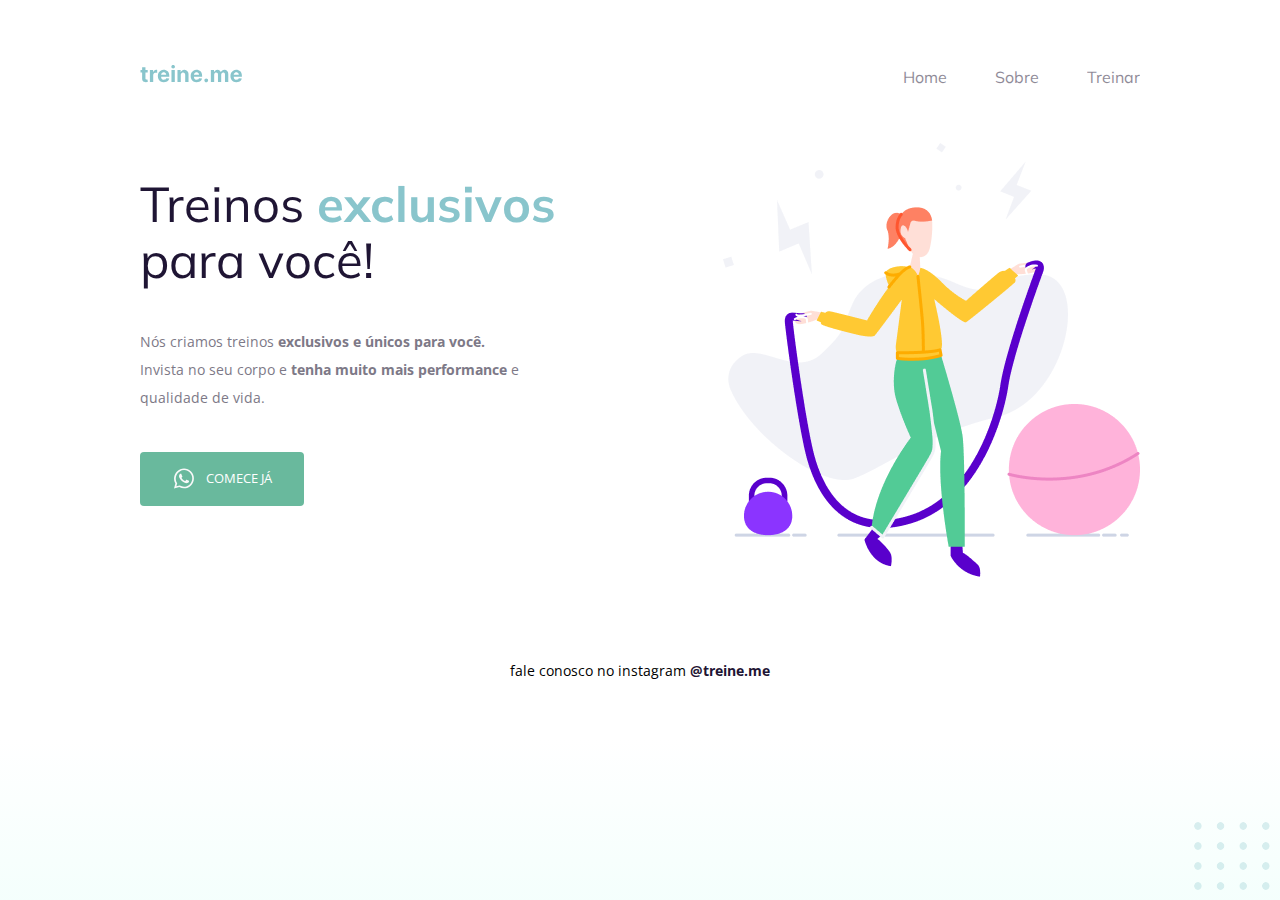
<file: Desafio - Corrigindo Bugs 02/index.html>
<!DOCTYPE html>
<html lang="pt-br">
  <head>
    <link rel="preconnect" href="https://fonts.googleapis.com">
    <link rel="preconnect" href="https://fonts.gstatic.com" crossorigin>

    <meta charset="UTF-8" />
    <meta name="viewport" content="width=device-width, initial-scale=1.0" />
    <title>Treine me</title>

    <link href="https://fonts.googleapis.com/css2?family=Mulish:wght@400;700&family=Open+Sans:wght@400;700&display=swap" rel="stylesheet">

    <link rel="stylesheet" href="style.css">

  </head>
  <body>
    <div class="page">
      <nav>
          <a id="logo" href="#">
            <img src="images/logo.svg" alt="Treine.me" />
          </a>
          <ul>
            <li><a href="#">Home</a></li>
            <li><a href="#">Sobre</a></li>
            <li><a href="#">Treinar</a></li>
          </ul>
      </nav>
      
      <main>
          <section>
            <h1>Treinos <span>exclusivos</span> para você!</h1>
            <p>
              Nós criamos treinos <strong>exclusivos e únicos para você.</strong></br>
              Invista no seu corpo e <strong>tenha muito mais performance</strong> e </br> qualidade de vida.
            </p>

            <button>
              
              <img src="images/whats.svg" alt="Ícone do whatsapp">
              Comece já
            </button>

            
          </section>
          <img src="images/img.png" alt="Desenho de uma mulher pulando corta numa academia.">
            
      </main>

      <footer>
          fale conosco no instagram <a href="https://instagram.com/treineme" target="_blank">@treine.me</a>
      </footer>
    </div>

    <img id="balls" src="images/balls.svg" alt="Bolinhas decorativas verdes no canto inferior direito da página.">

  </body>
</html>
</file>
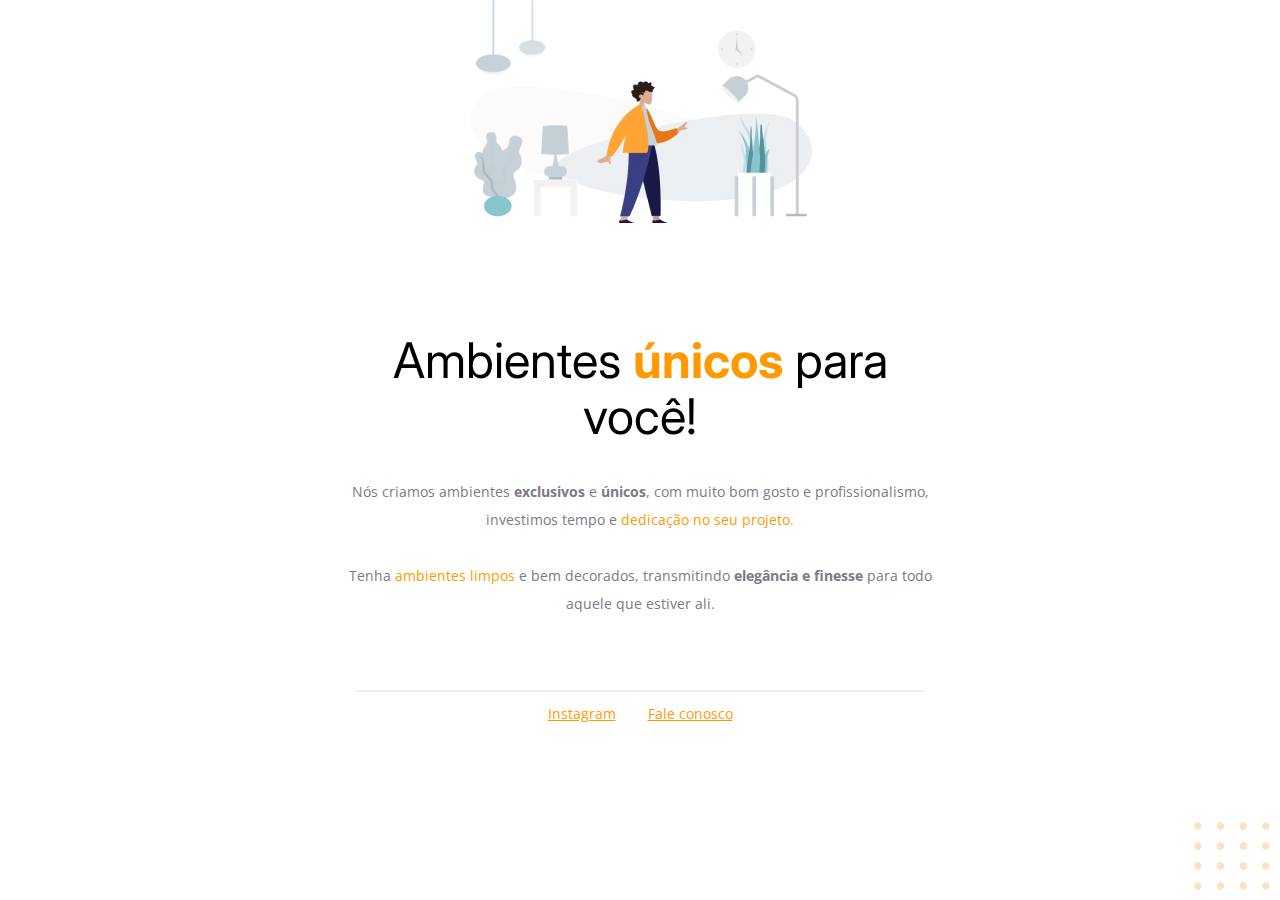
<file: Desafio - Corrigindo Bugs/index.html>
<!-- Instrução que define o tipo do documento. -->
<!DOCTYPE html>
<html lang="pt-br">
  <!-- Tag <head> contém as instruções para a página -->
  <head>
    <link rel="preconnect" href="https://fonts.googleapis.com" />
    <link rel="preconnect" href="https://fonts.gstatic.com" crossorigin />
    <meta charset="UTF-8" />
    <meta name="viewport" content="width=device-width, initial-scale=1.0" />
    <title>Móveis customizados</title>

    <link
      href="https://fonts.googleapis.com/css2?family=Inter:wght@400;700&family=Open+Sans:wght@400;700&display=swap"
      rel="stylesheet"
    />

    <link rel="stylesheet" href="style.css" />
  </head>

  <!-- Tag <body> é o corpo do documento, onde tem as informações que serão mostradas. -->
  <body>
    <div id="hero">

      <img
      src="images/img1.jpg"
      alt="Desenho de uma pessoa vestindo uma camisa amarela em uma sala com Móveis"
    />
      
      <h1>Ambientes <span>únicos</span> para você!</h1>
      <p>
        Nós criamos ambientes <strong>exclusivos</strong> e <strong>únicos</strong>, com muito
        bom gosto e profissionalismo, investimos tempo e
        <span>dedicação no seu projeto.</span>

        <br />
        <br />

        Tenha <span>ambientes limpos</span> e bem decorados, transmitindo
        <strong>elegância e finesse</strong>
        para todo aquele que estiver ali.

      </p>
    </div>
    
    <div class="line"></div>
    <div id="footer">
      <a target="_blank" href="https://instagram.com/moveisparavoce"
        >Instagram</a
      >
      <a href="mailto:contato@moveisparavoce.com">Fale conosco</a>
    </div>

    <img
      id="balls"
      src="images/balls.svg"
      alt="Bolinhas alaranjadas no canto inferior direito da tela"
    />
  </body>
</html>
</file>
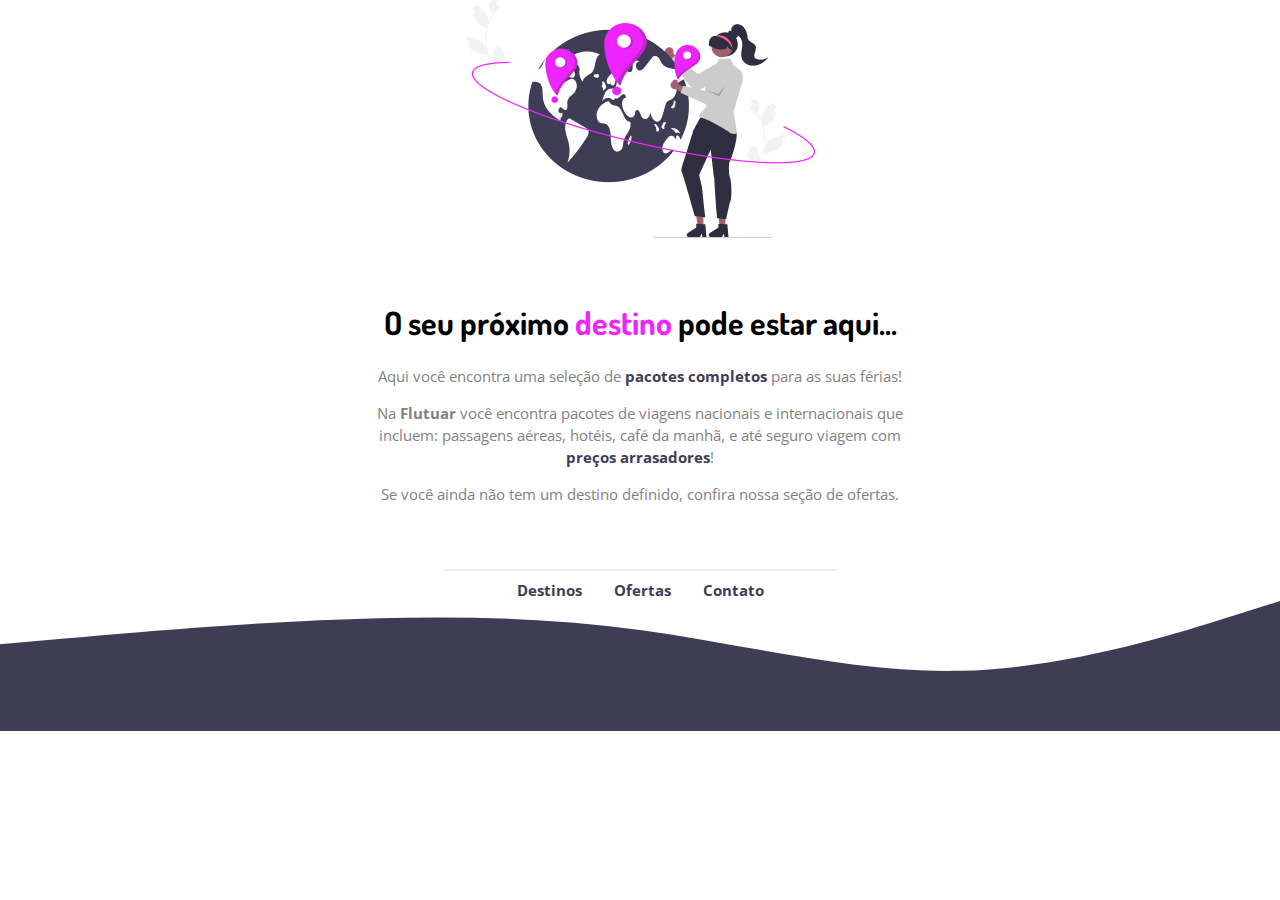
<file: Desafio - Recriando Layout - Extra/index.html>
<!DOCTYPE html>
<html lang="pt-br">
<head>
    <link rel="preconnect" href="https://fonts.googleapis.com">
    <link rel="preconnect" href="https://fonts.gstatic.com" crossorigin>
    <link href="https://fonts.googleapis.com/css2?family=Dosis:wght@500&display=swap" rel="stylesheet">
    <link href="https://fonts.googleapis.com/css2?family=Inter:wght@400;700&family=Open+Sans:wght@400;700&display=swap" rel="stylesheet"/>
    <meta charset="UTF-8">
    <meta name="viewport" content="width=device-width, initial-scale=1.0">
    <title>Flutuar Viagens</title>
    <link rel="stylesheet" href="style.css" />
    <link rel="icon" href="images/Favicon.svg" type="image" />
</head>
<body>
    <div id="main">
        <img src="images/img1.png" />
        <h1>O seu próximo <span>destino</span> pode estar aqui...</h1>
        <div id = "dText">
            <p>Aqui você encontra uma seleção de <strong>pacotes completos</strong> para as suas férias!</p>
            <p>Na <span>Flutuar</span> você encontra pacotes de viagens nacionais e internacionais que incluem: passagens 
            aéreas, hotéis, café da manhã, e até seguro viagem com <strong>preços arrasadores</strong>!</p>
        </div>
        <p>Se você ainda não tem um destino definido, confira nossa seção de ofertas.</p>
    </div> 
    <div id="footer">
        <div id="line"></div>
        <a href="https://www.flutuarviagens.com.br/destinos">Destinos</a>
        <a href="https://www.flutuarviagens.com.br/ofertas">Ofertas</a>
        <a href="mailto:contato@flutuarviagens.com.br">Contato</a>
        <br/>
        <img id="wave" src="images/Wave.svg"/>
    </div>
    
</body>
</html>
</file>
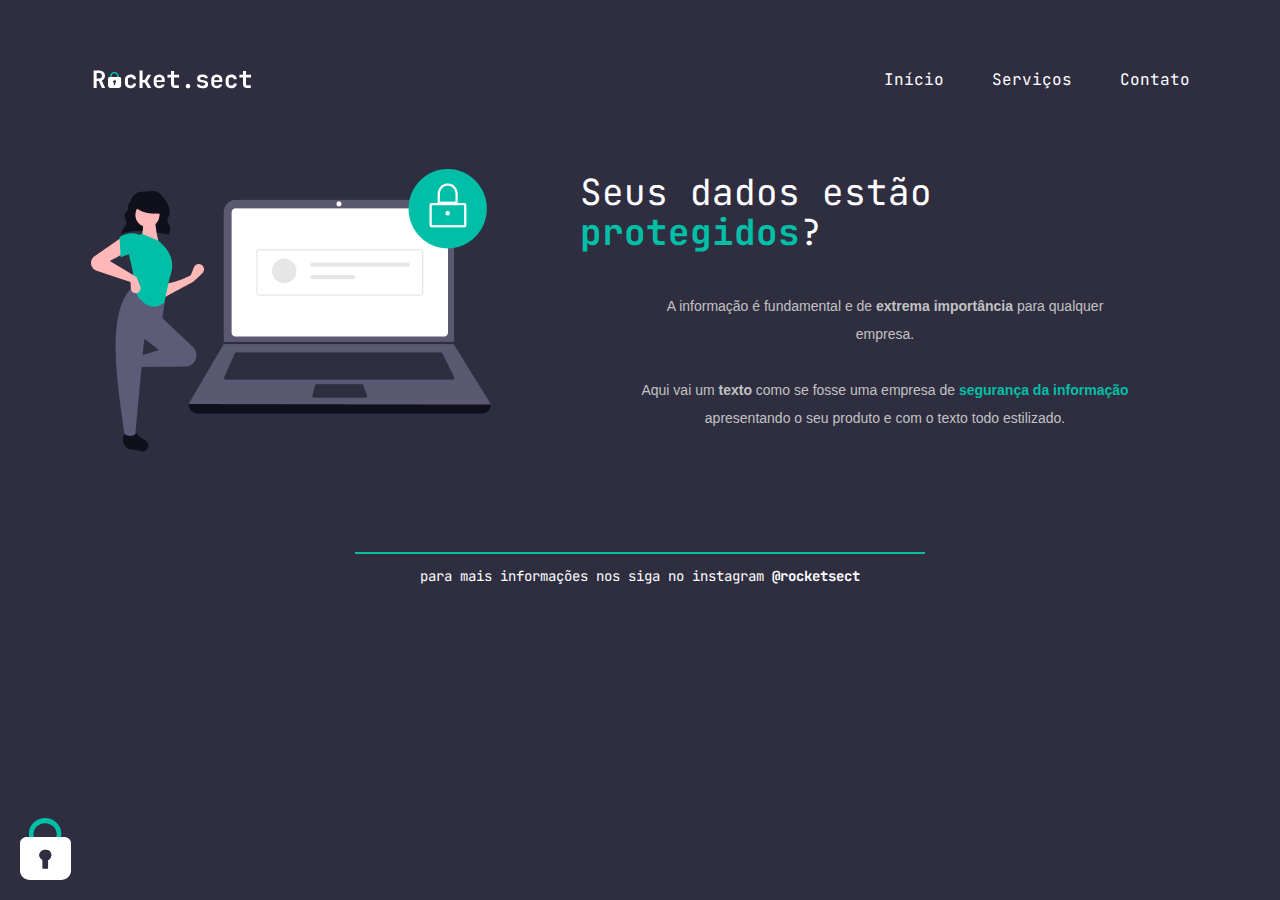
<file: Desafio - Recriando Layout 02/index.html>
<!DOCTYPE html>
<html lang="pt-br">
  <head>
    
    <link rel="preconnect" href="https://fonts.googleapis.com">
    <link rel="preconnect" href="https://fonts.gstatic.com" crossorigin>

    <meta charset="UTF-8" />
    <meta name="viewport" content="width=device-width, initial-scale=1.0" />
    <title>Rocket.sect</title>


    <link rel="stylesheet" href="style.css">
    <link href="https://fonts.googleapis.com/css2?family=Dosis:wght@500&family=JetBrains+Mono:wght@400;700&display=swap" rel="stylesheet">
    <link rel="icon" href="images/cadeado.svg" type="image" />
  </head>
  <body>
    <div class="page">
        <nav>
          <a id="logo" href="#">
            <img src="images/logo.svg" alt="Rocket.sect" />
          </a>
          <ul>
            <il><a href="#">Início</a></il>
            <il><a href="#">Serviços</a></il>
            <il><a href="#">Contato</a></il>
          </ul>
        </nav>
    
      <main>
        <img src="images/img1.png" alt="Desenho de uma mulher de camisa verde e calça cinza ao 
        lado de um computador com um símbolo de cadeado na frente dele.">
        <div id="textBox">
          <h1>Seus dados estão <span>protegidos</span>?</h1>

          <p>
            A informação é fundamental e de <strong>extrema importância</strong> para qualquer </br>empresa.</br></br>
            Aqui vai um <strong>texto</strong> como se fosse uma empresa de <span>segurança da informação</span></br>
            apresentando o seu produto e com o texto todo estilizado.
          </p>

        </div>

      </main>
      <footer>
          <div id="line"></div>
          para mais informações nos siga no instagram <a href="https://instagram.com/rcoketsect" target="_blank">@rocketsect</a>
      </footer>
    </div>

    <img id="lock" src="images/cadeado.svg" alt="Cadeado branco com verde.">

  </body>
</html>
</file>
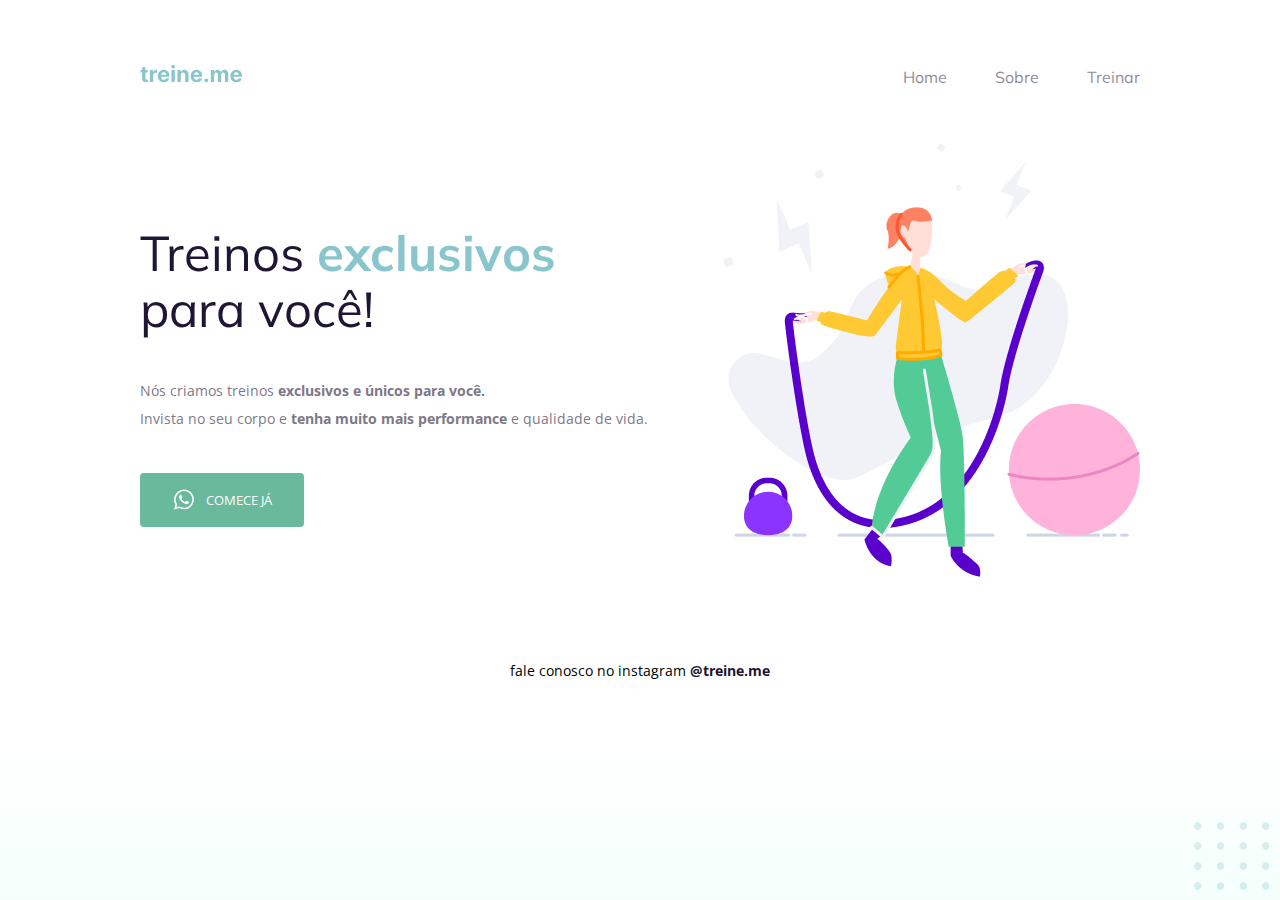
<file: Desafio - Semântica e Acessibilidade/index.html>
<!DOCTYPE html>
<html lang="pt-br">
  <head>
    <link rel="preconnect" href="https://fonts.googleapis.com">
    <link rel="preconnect" href="https://fonts.gstatic.com" crossorigin>

    <meta charset="UTF-8" />
    <meta name="viewport" content="width=device-width, initial-scale=1.0" />
    <title>Treine me</title>

    <link href="https://fonts.googleapis.com/css2?family=Mulish:wght@400;700&family=Open+Sans:wght@400;700&display=swap" rel="stylesheet">

    <link rel="stylesheet" href="style.css">

  </head>
  <body>
    <div class="page">
        <nav>
          <a id="logo" href="#">
            <img src="images/logo.svg" alt="Treine.me" />
          </a>
          <ul>
            <il><a href="#">Home</a></il>
            <il><a href="#">Sobre</a></il>
            <il><a href="#">Treinar</a></il>
          </ul>
        </nav>
    
      <main>
        <div>
          <h1>Treinos <span>exclusivos</span> para você!</h1>

          <p>
            Nós criamos treinos <strong>exclusivos e únicos para você.</strong></br>
            Invista no seu corpo e <strong>tenha muito mais performance</strong> e qualidade de vida.
          </p>

          <button>
              <img src="images/whats.svg" alt="Ícone do whatsapp">
              Comece já
          </button>

        </div>

        <img src="images/img.png" alt="Desenho de uma mulher pulando corta numa academia.">
      </main>
      <footer>
          fale conosco no instagram <a href="https://instagram.com/treineme" target="_blank">@treine.me</a>
      </footer>
    </div>

    <img id="balls" src="images/balls.svg" alt="Bolinhas decorativas verdes no canto inferior direito da página.">

  </body>
</html>
</file>
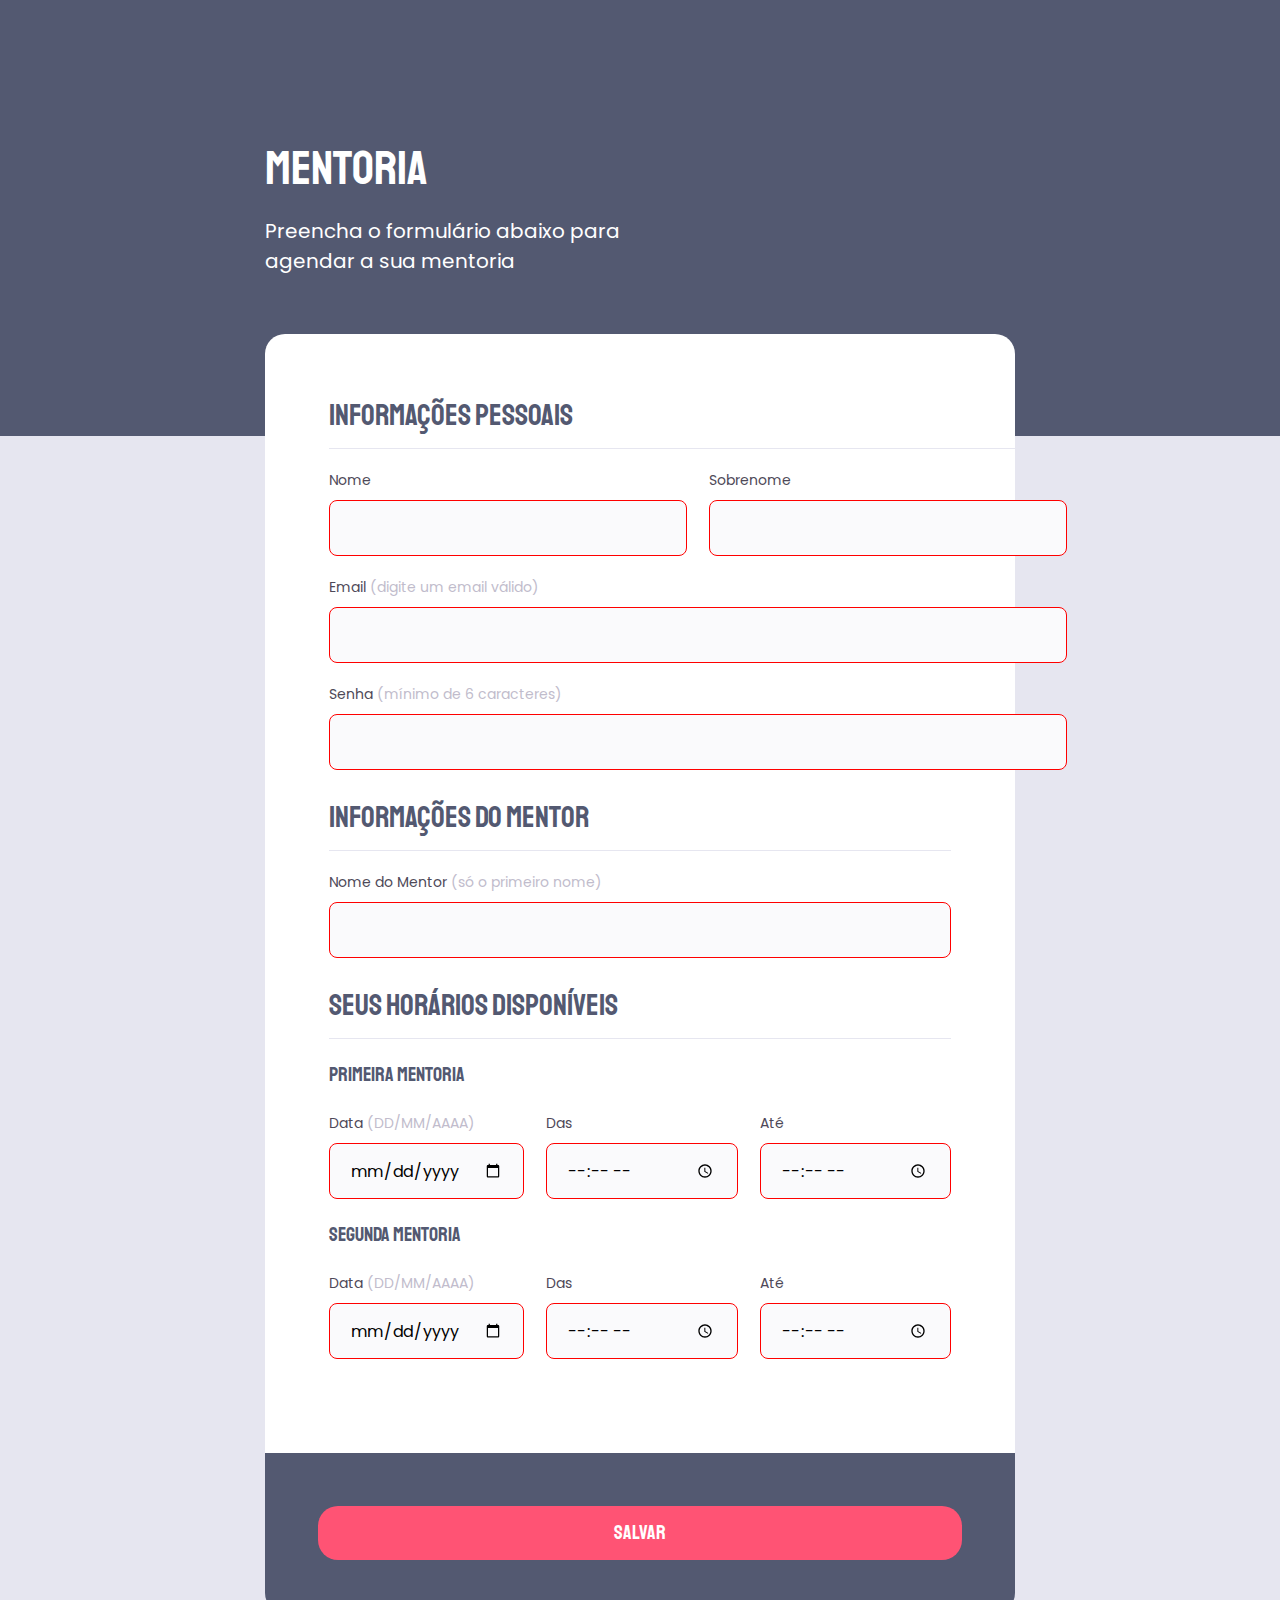
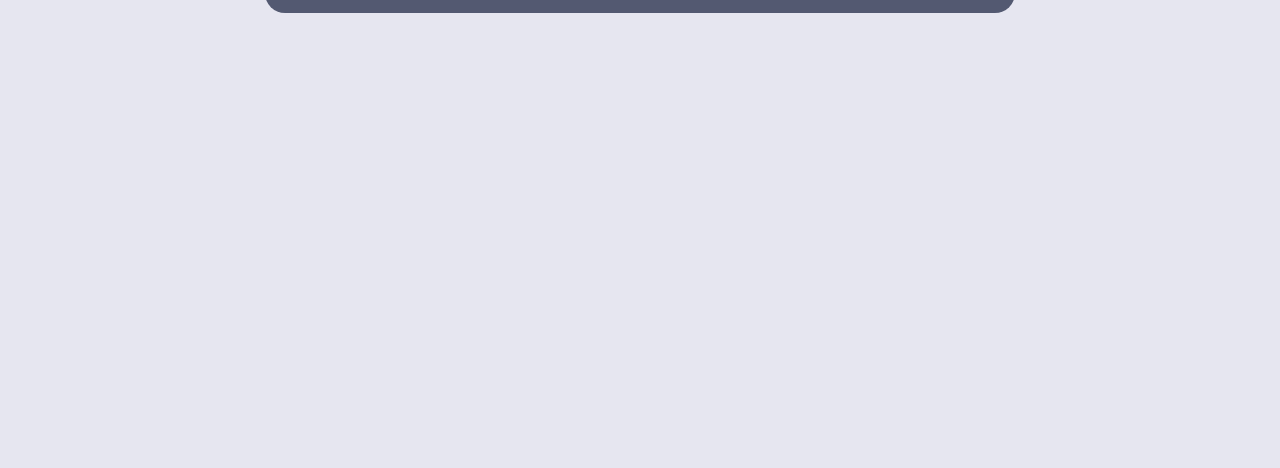
<file: Desafio - Stage 03 - Formulário Intermediário/index.html>
<!DOCTYPE html>
<html lang="pt-br">
<head>
    <link rel="preconnect" href="https://fonts.googleapis.com">
    <link rel="preconnect" href="https://fonts.gstatic.com" crossorigin>

    <meta charset="UTF-8">

    <meta name="viewport" content="width=device-width, initial-scale=1.0">
    <title>Inscrição Mentoria</title>
    <link href="https://fonts.googleapis.com/css2?family=Poppins&family=Staatliches&display=swap" rel="stylesheet">
    <link rel="stylesheet" href="style.css">
</head>
<body>
    <div class="page">
        <header>
            <h1>Mentoria</h1>
            <p>Preencha o formulário abaixo para agendar a sua mentoria</p>
        </header>
        <form id="form">
            <div class="form-wrapper">
                <fieldset>
                    <div class="fieldset-wrapper">
                        <legend>
                            Informações Pessoais
                        </legend>
                        <div class="inline-wrapper">
                            <div class="input-wrapper">
                                <label for="name">Nome</label>
                                <input type="text" name="name" id="name" required>
                            </div>
                            <div class="input-wrapper">
                                <label for="lastname">Sobrenome</label>
                                <input type="text" name="lastname" id="lastname" required>
                            </div>
                        </div>
                        <div class="input-wrapper">
                            <label for="email">Email <span>(digite um email válido)</span></label>
                            <input type="email" name="email" id="email" required>
                        </div>
                        <div class="input-wrapper">
                            <label for="password">Senha <span>(mínimo de 6 caracteres)</span></label>
                            <input type="password" name="password" id="password" required minlength="6">
                        </div>
                    </div>
                </fieldset>
                <fieldset>
                    <div class="fieldset-wrapper">
                        <legend>Informações do Mentor</legend>
                        <div class="input-wrapper">
                            <label for="mentorname">Nome do Mentor <span>(só o primeiro nome)</span></label>
                            <input type="text" name="mentorname" id="mentorname" required>
                        </div>
                    </div>
                </fieldset>
                <fieldset>
                    <div class="fieldset-wrapper">
                        <legend>Seus horários disponíveis</legend>
                        <h2>Primeira Mentoria</h2>
                        <div class="inline-wrapper">
                            <div class="input-wrapper">
                                <label for="data-first">Data <span>(DD/MM/AAAA)</span></label>
                                <input type="date" name="data-first" id="data-first" required>
                            </div>
                            <div class="input-wrapper">
                                <label for="time-start-first">Das</label>
                                <input type="time" name="time-start-first" id="time-start-first" required>
                            </div>
                            <div class="input-wrapper">
                                <label for="time-end-first">Até</label>
                                <input type="time" name="time-end-first" id="time-end-first" required>
                            </div>
                        </div>
                        <h2>Segunda Mentoria</h2>
                        <div class="inline-wrapper">
                            <div class="input-wrapper">
                                <label for="data-second">Data <span>(DD/MM/AAAA)</span></label>
                                <input type="date" name="data-second" id="data-second" required>
                            </div>
                            <div class="input-wrapper">
                                <label for="time-start-second">Das</label>
                                <input type="time" name="time-start-second" id="time-start-second" required>
                            </div>
                            <div class="input-wrapper">
                                <label for="time-end-second">Até</label>
                                <input type="time" name="time-end-second" id="time-end-second" required>
                            </div>
                        </div>
                    </div>
                </fieldset>
            </div>
        </form>
        <footer>
            <input class="button" type="submit" value="Salvar" form="form">
        </footer>
    </div>
</body>
</html>
</file>
<file: Desafio - Corrigindo Bugs 02/style.css>
body {
  margin: 0;

  font-family: "Open Sans", sans-serif;

  background: linear-gradient(180deg, rgb(227, 255, 248, 0) 82.08%, rgb(227, 255, 248, 0.38) 100%);

  min-height: 100vh;
}

.page {
  width: 1000px;
  margin: 0 auto;
  padding-top: 65px;
}

nav {
  display: flex;
  justify-content: space-between;
  align-items: center;

  margin-bottom: 55px;
}

ul {
  display: flex;
  list-style: none;
  margin: 0;
  padding: 0;
  gap: 48px;
}

a {
  color: #1f1534;
  text-decoration: none;
}

ul li a {
    opacity: 0.5;
}

ul li a:hover {
  font-weight: bold;
  opacity: 1;
}

h1,
ul {
  font-family: "Mulish", sans-serif;
}

h1 {
  font-size: 49px;
  line-height: 56px;
  color: #1f1534;

  font-weight: normal;

  width: 490px;
}

h1 span {
  color: #89c5cc;
  font-weight: bold;
}

section p {
  font-size: 14px;
  line-height: 28px;
  color: #7d7987;

  margin: 40px 0;
}

button {
  text-transform: uppercase;
  color: white;
  font-family: "Open Sans", sans-serif;

  background: #69B99D;
  border: 0;
  padding: 14px 32px 15px;

  display: flex;
  justify-content: center;
  align-items: center;
  gap: 10px;
  
  border-radius: 4px;

  cursor: pointer;
}

button:hover {
    background: #4EA788;
}

footer {
  font-size: 14px;
  line-height: 28px;

  text-align: center;

  margin-top: 80px;
}

footer a {
  font-weight: bold;
}

#balls {
    position: fixed;
    bottom: 0;
    right: 0;
}

main {
  display: flex;
  justify-content: space-between;
}
</file>
<file: Desafio - Corrigindo Bugs/style.css>
body {
  font-family: "Open Sans", sans-serif;
  text-align: center;
  margin: 0;
}

#hero {
    width: 592px;
    margin: 0px auto 72px;
}

#hero img {
    margin-bottom: 72px;
}

h1 {
  font-family: "Inter", sans-serif;
  font-size: 49px;
  line-height: 56px;
  font-weight: normal;
}

h1 span {
  font-weight: bold;

  margin-bottom: 32px;
}

span, a {
  color: #ff9900;
}

p, #footer {
  color: #7d7987;
  font-size: 14px;
  line-height: 28px;
}

#footer a + a {
    margin-left: 28px;
}

.line {
    width: 568px;
    height: 0;

    margin: 0 auto 8px;

    border: 1px solid #ECEFF2;
}

#balls {
    position: fixed;
    bottom: 0;
    right: 0;
}
</file>
<file: Desafio - Recriando Layout - Extra/style.css>
body {
    font-family: "Open Sans", sans-serif;
    text-align: center;
    margin: 0;
  }
  
  #main {
      width: 626px;
      margin: 0px auto 64px;
  }
  
  #main img {
      margin-bottom: 39px;
  }
  
  h1 {
    font-family: "Dosis", sans-serif;
    font-size: 32px;
    line-height: 40px;
    font-weight: medium;
  }
  
  h1 span {
    font-weight: bold;
    color: #EE24FF;
  }
  p span{
    font-weight: bold;
  }
  p strong{
    color: #3F3D56;
  }
  p, #footer {
    color: #828282;
    font-size: 15px;
    line-height: 22px;
  }
  
  #footer a + a {
      margin-left: 28px;
  }
  
  #footer{
    font-weight: bold;
    margin-bottom: 0px;
  }
  a {
    color: #3F3D56;
    text-decoration: none;
  }
  #line {
      width: 391px;
      height: 0;
  
      margin: 0 auto 8px;
  
      border: 1px solid #ECEFF2;
  }

  #wave {
    width: 100%;
    height: 100%;
    top: 0;
  }
  
  #dText{
    width: 540px;
    margin: auto;
  }
</file>
<file: Desafio - Recriando Layout 02/style.css>
body {
  margin: 0;

  font-family: "Open Sans", sans-serif;

  background: #2F2E41;

  min-height: 100vh;
}

.page {
  width: 1100px;
  margin: 0 auto;
  padding-top: 65px;
}

nav {
  display: flex;
  justify-content: space-between;
  align-items: center;

  margin-bottom: 55px;
}

ul {
  display: flex;
  gap: 48px;
  list-style: none;
  margin: 0;
  padding: 0;
}

a, footer {
  color: #FFF;
  text-decoration: none;
}

ul {
    opacity: 1;
}

ul a:hover {
  font-weight: bold;
  opacity: 1;
}

ul, h1, footer {
  font-family: "JetBrains Mono", sans-serif;
}

main {
  display: flex;
  align-items: center;
  justify-content: space-between;
}

h1 {
  font-size: 36px;
  line-height: 40px;
  color: #fff;

  font-weight: normal;

  width: 610px;
}

span {
  color: #00BFA6;
  font-weight: bold;
}

p {
  font-size: 14px;
  line-height: 28px;
  color: #C2C2C2;
  text-align: center;
  margin: 40px 0;
}

footer {
  font-size: 14px;
  line-height: 28px;

  text-align: center;

  margin-top: 80px;
}

footer a {
  font-weight: bold;
}

#lock {
    position: fixed;
    bottom: 20px;
    left: 20px;
}

#line {
  border: 1px solid #00BFA6;
  width: 568px;
  height: 0;

  margin: 0 auto 8px;
}

#textBox {
  width: 1000;
}
</file>
<file: Desafio - Semântica e Acessibilidade/style.css>
body {
  margin: 0;

  font-family: "Open Sans", sans-serif;

  background: linear-gradient(180deg, rgb(227, 255, 248, 0) 82.08%, rgb(227, 255, 248, 0.38) 100%);

  min-height: 100vh;
}

.page {
  width: 1000px;
  margin: 0 auto;
  padding-top: 65px;
}

nav {
  display: flex;
  justify-content: space-between;
  align-items: center;

  margin-bottom: 55px;
}

ul {
  display: flex;
  gap: 48px;
  list-style: none;
  margin: 0;
  padding: 0;
}

a {
  color: #1f1534;
  text-decoration: none;
}

ul {
    opacity: 0.5;
}

ul a:hover {
  font-weight: bold;
  opacity: 1;
}

ul, h1 {
  font-family: "Mulish", sans-serif;
}

main {
  display: flex;
  align-items: center;
  justify-content: space-between;
}

h1 {
  font-size: 49px;
  line-height: 56px;
  color: #1f1534;

  font-weight: normal;

  width: 490px;
}

h1 span {
  color: #89c5cc;
  font-weight: bold;
}

p {
  font-size: 14px;
  line-height: 28px;
  color: #7d7987;

  margin: 40px 0;
}

button {
  color: white;
  text-transform: uppercase;
  font-family: "Open Sans", sans-serif;

  background: #69B99D;
  border: 0;
  padding: 14px 32px 15px;

  display: flex;
  align-items: center;
  justify-content: center;
  gap: 10px;

  border-radius: 4px;

  cursor: pointer;
}

footer {
  font-size: 14px;
  line-height: 28px;

  text-align: center;

  margin-top: 80px;
}

footer a {
  font-weight: bold;
}

#balls {
    position: fixed;
    bottom: 0;
    right: 0;
}
</file>
<file: Desafio - Stage 03 - Formulário Intermediário/style.css>
* {
    padding: 0;
    margin: 0;
    box-sizing: border-box;
}
body{
    font-family: 'Poppins', sans-serif;
    font-size: 14px;
    line-height: 24px;
    color: #4E4958;
    height: 1930px;
    background-color: #E6E6F0;
}
h1 {
    font-family: 'Staatliches', sans-serif;
    font-size: 48px;
    color: white;
    line-height: 60px;
    font-weight: 400;
}
h2 {
    font-family: 'Staatliches', sans-serif;
    font-size: 20px;
    color: #535971;
    line-height: 34px;
    font-weight: 400;
}

p {
    margin-top: 18px;
    font-family: 'Poppins', sans-serif;
    font-size: 20px;
    color: white;
    line-height: 30px;
}

body::before{
    content: '';
    width: 100%;
    height: 436px;
    background-color: #535971;
    display: block;
    position: absolute;
    top: 0;
    left: 0;
    z-index: -1;
}
.page {
    width: 750px;
    margin: auto;
}
header {
    width: 417px;
    margin-top: 138px;
}
form {
    margin-top: 58px;
    background-color: white;
    padding: 64px 64px 64px;
    border-radius: 20px 20px 0 0;
}
fieldset{
    border: none;
    padding-bottom: 30px;
}
.fieldset-wrapper{
    display: flex;
    flex-direction: column;
    gap: 19px;
}
form legend{
    font-family: 'Staatliches', sans-serif;
    font-size: 30px;
    color: #535971;
    line-height: 34px;
    border-bottom: 1px solid #E6E6F0;
    padding-bottom: 16px;
    width: 100%;
}
.input-wrapper{
    display: flex;
    flex-direction: column;
    width: 100%;
    gap: 8px;
}
.inline-wrapper{
    display: flex;
    width: auto;
    gap: 22px;
}
.input-wrapper label span{
    margin-left: 10;
    color: #C1BCCC;
}
.input-wrapper input{
    background-color: #FAFAFC;
    height: 56px;
    border-radius: 8px;
    border: 0px;
    padding: 0px 20px;
    font-family: 'Poppins', sans-serif;
    font-size: 16px;
    border: 1px solid #E6E6F0;
}
footer {
    background-color: #535971;
    border-radius: 0 0 20px 20px;
    display: flex;
    flex-direction: column;
    padding: 53px;
    height: 160px;
}

.button{
    font-family: 'Staatliches', sans-serif;
    font-weight: 400;
    height: 56px;
    background-color: #FF5374;
    color: white;
    font-size: 20px;
    line-height: 26px;
    border-radius: 20px;
    border: none;
}

.button:hover{
    background-color: #d13453;
}

input:invalid{
    border: 1px solid red;
}
</file>
